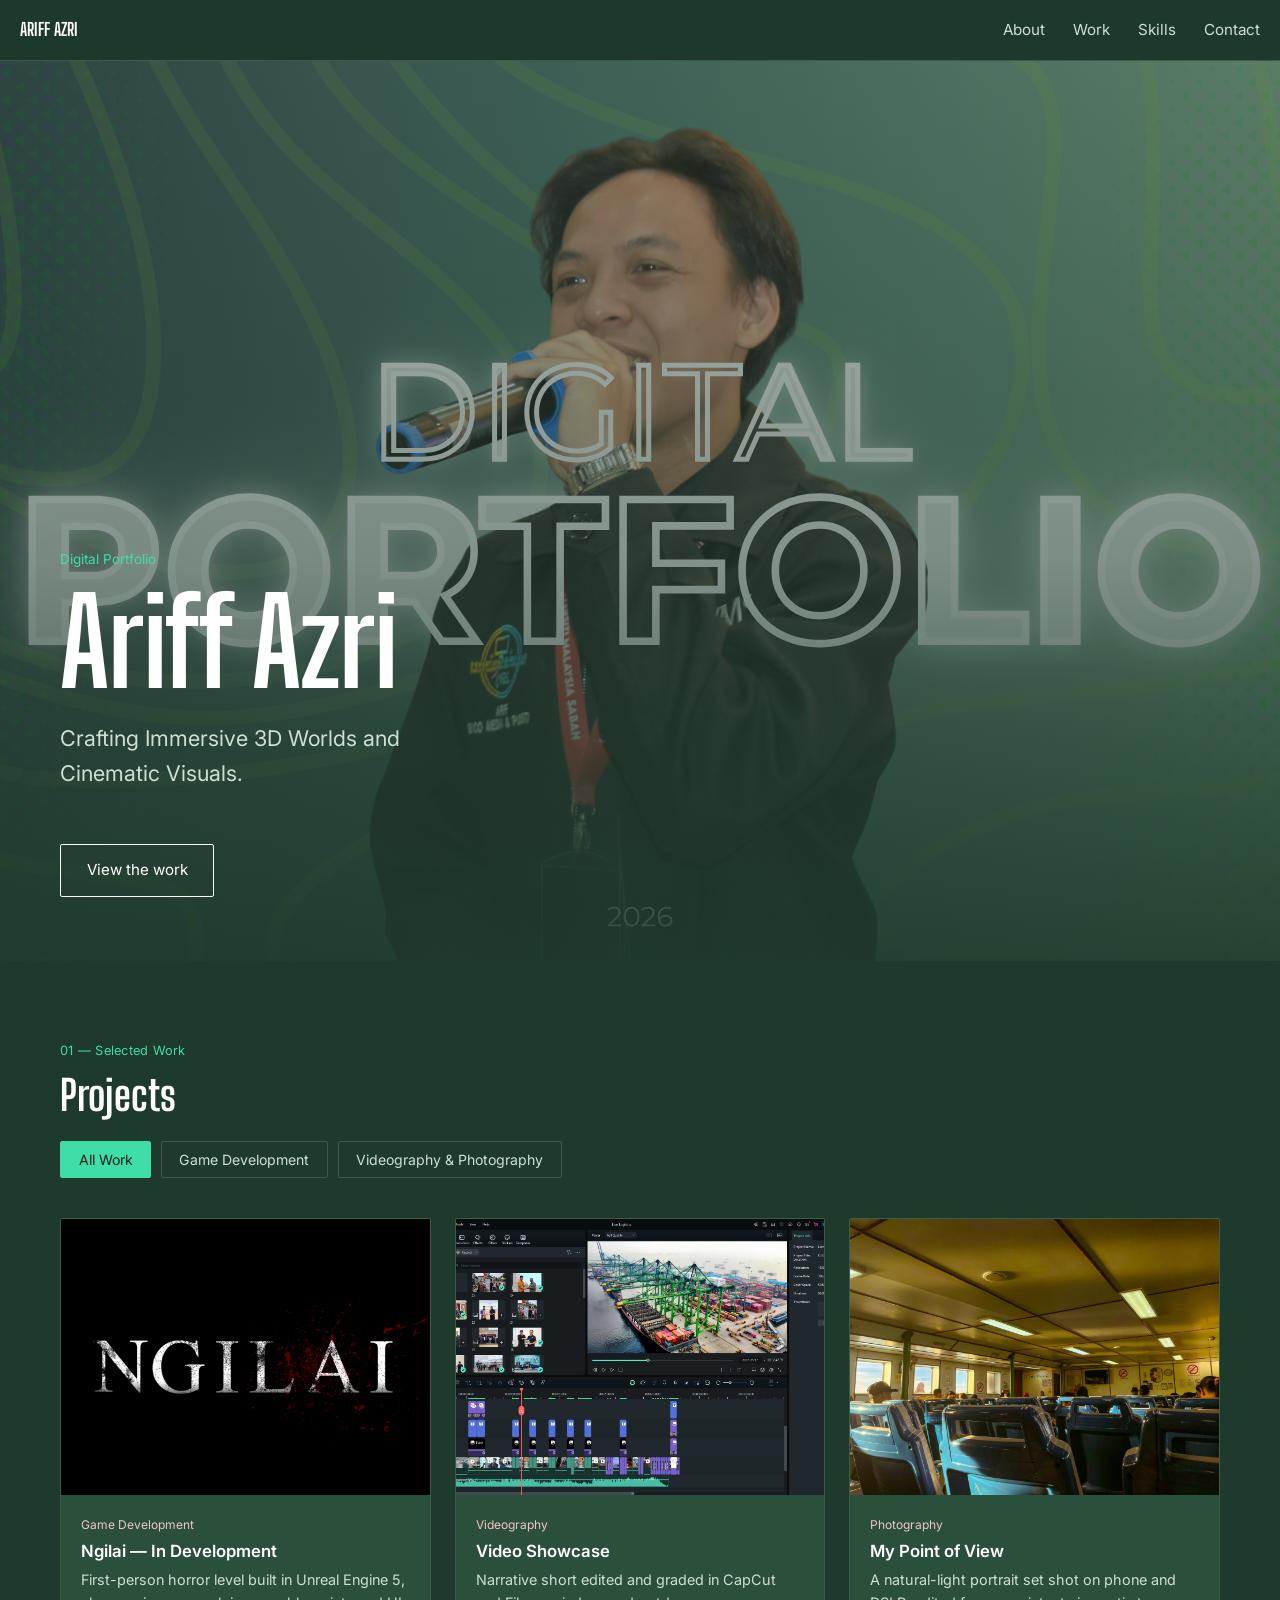
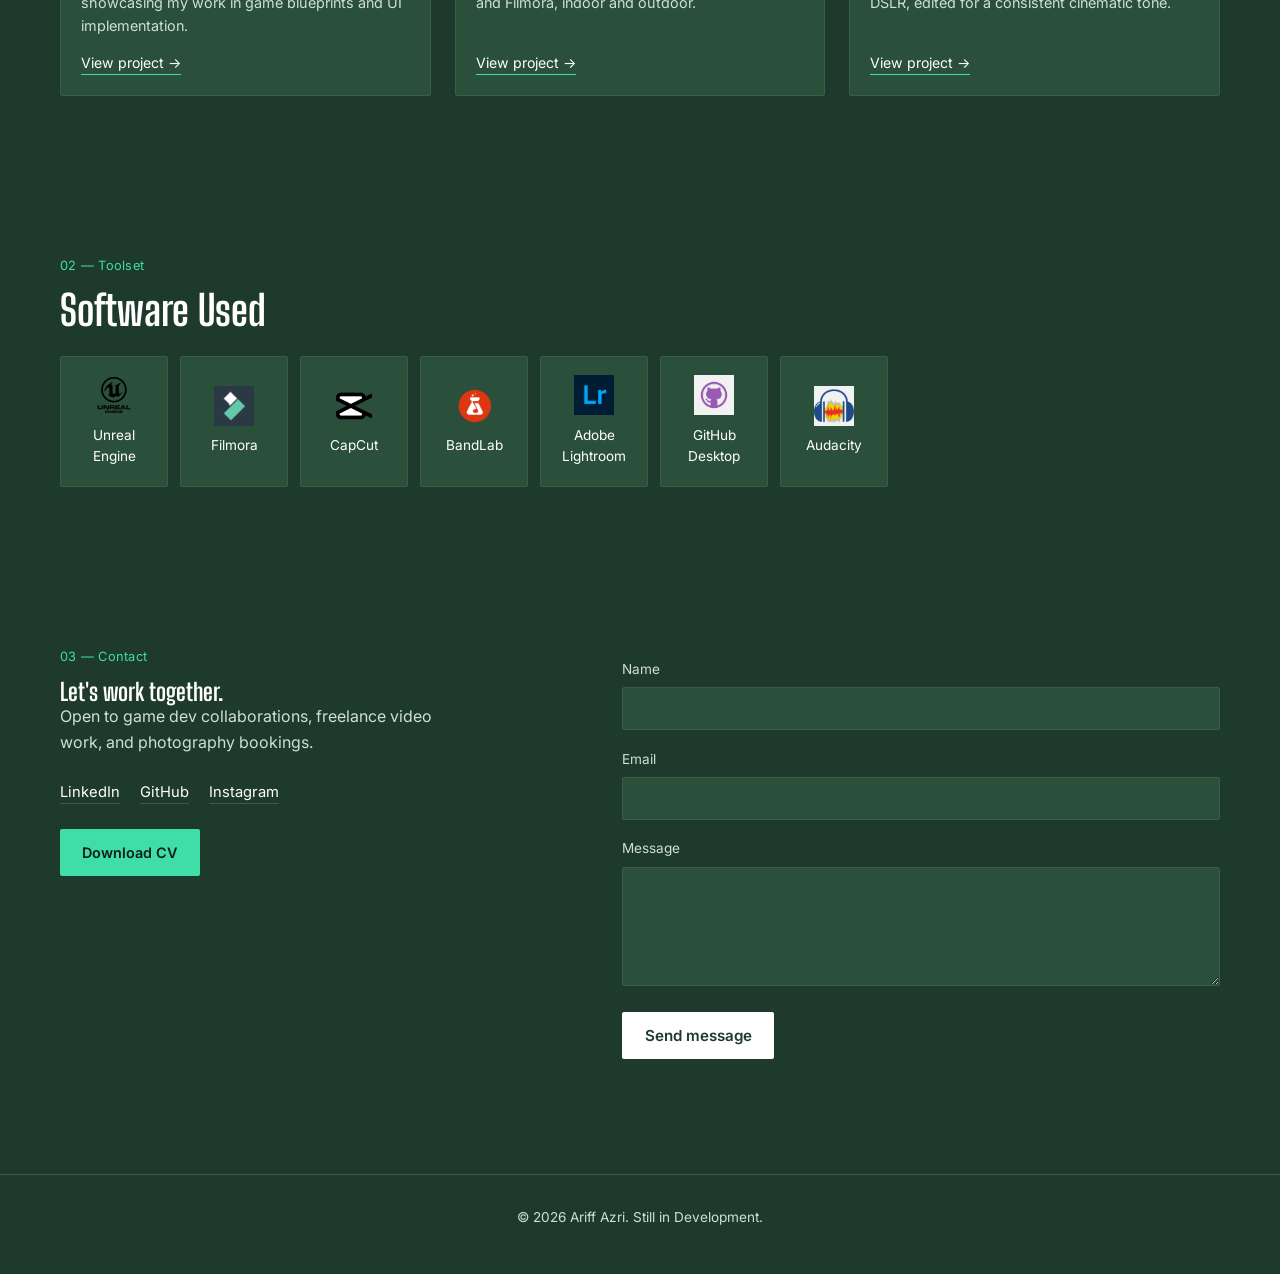
<file: index.html>
<!DOCTYPE html>
<html lang="en">
<head>
  <meta charset="UTF-8">
  <meta name="viewport" content="width=device-width, initial-scale=1.0">
  <title>Ariff Azri — Technical Game Developer & Visual Storyteller</title>
  <meta name="description" content="Portfolio of Ariff Azri — game development, videography and photography.">

  <!--
    ============================================================
    FONTS
    Display face: "Big Shoulders Display" — condensed, industrial,
    reads like film-poster type / lens markings. Used ONLY for
    the hero headline and section numerals.
    Body/UI face: "Inter" — neutral, highly legible at small sizes.
    ============================================================
  -->
  <link rel="preconnect" href="https://fonts.googleapis.com">
  <link rel="preconnect" href="https://fonts.gstatic.com" crossorigin>
  <link href="https://fonts.googleapis.com/css2?family=Big+Shoulders+Display:wght@600;700;800&family=Inter:wght@400;500;600&display=swap" rel="stylesheet">

  <link rel="stylesheet" href="styles.css">
</head>
<body>

  <!-- ============================================================
       SITE HEADER / NAV
       Sticky, minimal. Update the name text and links as needed.
       ============================================================ -->
  <header class="site-header" id="top">
    <a href="#top" class="site-header__mark">ARIFF AZRI</a>
    <button class="mobile-menu-toggle" aria-label="Toggle menu">☰</button>
    <nav class="site-header__nav" aria-label="Primary">
      <a href="about.html">About</a>
      <a href="work.html">Work</a>
      <a href="#skills">Skills</a>
      <a href="#contact">Contact</a>
    </nav>
  </header>

  <!-- ============================================================
       HERO
       Full-bleed still image with a dark gradient scrim so the
       headline stays readable over any photo.

       TO REPLACE THE IMAGE:
       - Swap the src below for your own photo or render. A wide,
         high-resolution shot (2000px+) works best since it fills
         the full viewport width.
       - No "loading=lazy" here on purpose — this image is the
         first thing visible on the page, so it should load
         immediately rather than being deferred.
       ============================================================ -->
  <section class="hero">
    <img class="hero__bg" src="images/Portfolio-Aripp.svg" alt="" aria-hidden="true">

    <div class="hero__scrim"></div>

    <div class="hero__content">
      <p class="hero__eyebrow">Digital Portfolio</p>
      <h1 class="hero__headline">Ariff Azri</h1>
      <p class="hero__tagline">Crafting Immersive 3D Worlds and Cinematic Visuals.</p>
      <a href="#work" class="hero__cta">View the work</a>
    </div>
  </section>

  <!-- ============================================================
       PORTFOLIO / WORK
       Filter buttons control which .project-card elements are
       visible via script.js (matches data-category to the active
       filter). Add new projects by duplicating the marked block
       below — no JS changes required.

       "View project" links point at work.html, deep-linking to the
       matching section there (#game-dev or #video-photo) so a
       visitor lands directly on that category instead of the top
       of the page. Keep each link's anchor matching its card's
       data-category.
       ============================================================ -->
  <section class="work" id="work">
    <div class="work__header">
      <span class="section-kicker">01 — Selected Work</span>
      <h2>Projects</h2>
    </div>

    <!-- Filter controls: data-filter values must match the
         data-category values used on each .project-card below. -->
    <div class="work__filters" role="group" aria-label="Filter projects by category">
      <button type="button" class="filter-btn is-active" data-filter="all">All Work</button>
      <button type="button" class="filter-btn" data-filter="game-dev">Game Development</button>
      <button type="button" class="filter-btn" data-filter="video-photo">Videography &amp; Photography</button>
    </div>

    <div class="work__grid" id="projectGrid">

      <!-- ==========================================================
           COPY THIS BLOCK TO ADD A NEW PROJECT
           1. Set data-category to "game-dev" or "video-photo"
              (this is what the filter buttons match against).
           2. Replace the image src, alt text, title, and blurb.
           3. Point the link at a live build, video, or case study.
           ========================================================== -->
      <article class="project-card" data-category="game-dev">
        <div class="project-card__media">
          <img src="images/2.png" alt="Screenshot of an original-horror Unreal Engine" loading="lazy">
        </div>
        <div class="project-card__body">
          <span class="project-card__tag">Game Development</span>
          <h3>Ngilai — In Development</h3>
          <p>First-person horror level built in Unreal Engine 5, showcasing my work in game blueprints and UI implementation.</p>
          <a href="work.html#game-dev" class="project-card__link">View project →</a>
        </div>
      </article>
      <!-- END COPY BLOCK -->

      <!-- Duplicate the block above for each additional project.
           Examples below show the pattern for both categories. -->

      <article class="project-card" data-category="video-photo">
        <div class="project-card__media">
          <img src="images/3.png" alt="Still frame from a colour-graded short film" loading="lazy">
        </div>
        <div class="project-card__body">
          <span class="project-card__tag">Videography</span>
          <h3>Video Showcase</h3>
          <p>Narrative short edited and graded in CapCut and Filmora, indoor and outdoor.</p>
          <a href="work.html#video-photo" class="project-card__link">View project →</a>
        </div>
      </article>

      <article class="project-card" data-category="video-photo">
        <div class="project-card__media">
          <img src="images/1.jpg" alt="Portrait photograph shot with natural light" loading="lazy">
        </div>
        <div class="project-card__body">
          <span class="project-card__tag">Photography</span>
          <h3>My Point of View</h3>
          <p>A natural-light portrait set shot on phone and DSLR, edited for a consistent cinematic tone.</p>
          <a href="work.html#video-photo" class="project-card__link">View project →</a>
        </div>
      </article>

    </div>

    <!-- Shown by script.js when a filter has zero matching cards -->
    <p class="work__empty" id="emptyState" hidden>No projects in this category yet.</p>
  </section>

  <!-- ============================================================
       SKILLS MATRIX
       Each tag shows a software logo stacked above its name.

       TO ADD/REPLACE A LOGO:
       1. Save the logo as a small square SVG or PNG (transparent
          background looks best), and keep them all in one folder
          (either assets/icons/ or images/ — just be consistent so
          nothing 404s).
          Suggested official sources:
            - Unreal Engine: unrealengine.com/branding
            - Filmora / CapCut: their respective press/brand kit pages
            - BandLab, Adobe Lightroom, GitHub Desktop, Audacity:
              each brand's own press/branding page
          Only use logos under a licence that permits this (most
          "as used" software logos are fine for a portfolio credit,
          but always check the brand's usage guidelines).
       2. Point the <img src="..."> at that file.
       3. Keep the visible text label — it doubles as the alt-text
          fallback and keeps the tag readable if an image is missing.
       ============================================================ -->
  <section class="skills" id="skills">
    <span class="section-kicker">02 — Toolset</span>
    <h2>Software Used</h2>

    <ul class="skills__list">
      <li class="skill-tag">
        <img class="skill-tag__icon" src="images/unreal-engine.png" alt="" loading="lazy">
        Unreal Engine
      </li>
      <li class="skill-tag">
        <img class="skill-tag__icon" src="images/filmora.png" alt="" loading="lazy">
        Filmora
      </li>
      <li class="skill-tag">
        <img class="skill-tag__icon" src="images/capcut.png" alt="" loading="lazy">
        CapCut
      </li>
      <li class="skill-tag">
        <img class="skill-tag__icon" src="images/bandlab.png" alt="" loading="lazy">
        BandLab
      </li>
      <li class="skill-tag">
        <img class="skill-tag__icon" src="images/adobe-lightroom.png" alt="" loading="lazy">
        Adobe Lightroom
      </li>
      <li class="skill-tag">
        <img class="skill-tag__icon" src="images/github-desktop.jpg" alt="" loading="lazy">
        GitHub Desktop
      </li>
      <li class="skill-tag">
        <img class="skill-tag__icon" src="images/audacity.png" alt="" loading="lazy">
        Audacity
      </li>
    </ul>
  </section>

  <!-- ============================================================
       CONTACT
       Front-end only — no backend wired up. The form currently
       shows a confirmation message via script.js. Point the
       action/method at a form service (Formspree, Netlify Forms,
       etc.) or your own endpoint when you're ready to go live.
       ============================================================ -->
  <section class="contact" id="contact">
    <div class="contact__inner">
      <div class="contact__intro">
        <span class="section-kicker">03 — Contact</span>
        <h2>Let's work together.</h2>
        <p>Open to game dev collaborations, freelance video work, and photography bookings.</p>

        <ul class="contact__links">
          <li><a href="https://LinkedIn.com" target="_blank" rel="noopener noreferrer">LinkedIn</a></li>
          <li><a href="https://github.com/" target="_blank" rel="noopener noreferrer">GitHub</a></li>
          <li><a href="https://github.com/" target="_blank" rel="noopener noreferrer">Instagram</a></li>
          <!-- Add further social links as extra <li> items -->
        </ul>

        <!-- Replace the href with the path to your actual CV file -->
        <a href="assets/cv.pdf" class="contact__cv" download>Download CV</a>
      </div>

      <form class="contact__form" id="contactForm" novalidate>
        <label for="name">Name</label>
        <input type="text" id="name" name="name" required>

        <label for="email">Email</label>
        <input type="email" id="email" name="email" required>

        <label for="message">Message</label>
        <textarea id="message" name="message" rows="5" required></textarea>

        <button type="submit">Send message</button>
        <p class="contact__form-status" id="formStatus" role="status" aria-live="polite"></p>
      </form>
    </div>
  </section>

  <footer class="site-footer">
    <p>&copy; <span id="year"></span> Ariff Azri. Still in Development.</p>
  </footer>

  <script src="script.js"></script>
</body>
</html>
</file>
<file: styles.css>
/* ================================================================
   DESIGN TOKENS
   Change values here to re-theme the entire site.
   ================================================================ */
:root {
  /* Colour — forest green base with a bright mint accent and the
     dusty pink from the original palette kept as a secondary
     highlight. Card/raised surfaces are a lighter green than the
     page background so they still read as "raised"; muted text
     stays a soft tint rather than solid white so it keeps a visual
     hierarchy against full-strength body text. */
  --color-bg:          #1e3a2c;   /* dark forest green, base background */
  --color-bg-raised:   #2a4f3b;   /* lighter than bg — cards, form fields */
  --color-bg-header:   rgba(30, 58, 44, 0.85);
  --color-border:      #3d5c48;
  --color-text:        #ffffff;   /* pure white, high contrast */
  --color-text-muted:  #cfe0d3;   /* soft green-tinted white, for hierarchy */
  --color-accent:      #3fdda8;   /* primary — links, active states, CTAs */
  --color-accent-dim:  #2a9873;
  --color-accent-2:    #efc7c2;   /* secondary — sparing highlight use */
  --color-on-accent:   #0d1f16;   /* dark text placed on top of accent fills */

  /* Type */
  --font-display: "Big Shoulders Display", sans-serif;
  --font-body:    "Inter", -apple-system, BlinkMacSystemFont, "Segoe UI", sans-serif;

  /* Layout */
  --max-width:    1200px;
  --gutter:       1.25rem;
  --radius:       2px;            /* minimal rounding — cinematic, not soft-SaaS */

  /* Motion */
  --ease: cubic-bezier(0.4, 0, 0.2, 1);

  /* Hero background image adjustment — tweak these two instead of
     editing the image file itself.
     --hero-bg-position: which part of the photo stays visible
       when it's cropped to fill the section. Any CSS background-
       position value works: "center", "center top", "30% 60%",
       "left center", etc.
     --hero-bg-zoom: 1 = no zoom. Above 1 zooms in (crops in
       tighter); values above ~1.3 start losing quality on
       lower-resolution photos. */
  --hero-bg-position: center center;
  --hero-bg-zoom: 1;
}

/* ================================================================
   RESET / BASE
   ================================================================ */
*, *::before, *::after { box-sizing: border-box; }

html {
  scroll-behavior: smooth;
}

@media (prefers-reduced-motion: reduce) {
  html { scroll-behavior: auto; }
  * { animation-duration: 0.01ms !important; transition-duration: 0.01ms !important; }
}

body {
  margin: 0;
  background: var(--color-bg);
  color: var(--color-text);
  font-family: var(--font-body);
  font-size: 16px;
  line-height: 1.6;
  -webkit-font-smoothing: antialiased;
}

img { max-width: 100%; display: block; }

a {
  color: inherit;
  text-decoration: none;
}

h1, h2, h3 {
  font-family: var(--font-display);
  font-weight: 700;
  line-height: 1.05;
  margin: 0;
}

p { margin: 0 0 1em; }

ul { list-style: none; margin: 0; padding: 0; }

button {
  font-family: inherit;
  cursor: pointer;
}

:focus-visible {
  outline: 2px solid var(--color-accent);
  outline-offset: 3px;
}

/* Shared section rhythm --------------------------------------- */
.section-kicker {
  display: block;
  font-size: 0.8rem;
  letter-spacing: 0.02em;
  color: var(--color-accent);
  margin-bottom: 0.75rem;
}

section > h2,
.work__header h2 {
  font-size: clamp(1.8rem, 4vw, 2.6rem);
  margin-bottom: 1.5rem;
}

/* ================================================================
   HEADER / NAV
   ================================================================ */
.site-header {
  position: sticky;
  top: 0;
  z-index: 50;
  display: flex;
  align-items: center;
  justify-content: space-between;
  padding: 1rem var(--gutter);
  background: var(--color-bg-header);
  backdrop-filter: blur(8px);
  border-bottom: 1px solid var(--color-border);
}

.site-header__mark {
  font-family: var(--font-display);
  font-weight: 700;
  font-size: 1.1rem;
}

.site-header__nav {
  display: none; /* revealed at tablet breakpoint below */
  gap: 1.75rem;
}

.site-header__nav a {
  font-size: 0.95rem;
  color: var(--color-text-muted);
  transition: color 0.2s var(--ease);
}

.site-header__nav a:hover { color: var(--color-text); }

@media (min-width: 640px) {
  .site-header__nav { display: flex; }
}

/* ================================================================
   HERO
   ================================================================ */
.hero {
  position: relative;
  min-height: 100svh;
  display: flex;
  align-items: flex-end;
  overflow: hidden;
}

.hero__bg {
  position: absolute;
  inset: 0;
  width: 100%;
  height: 100%;
  object-fit: cover;                       /* fills the section without distorting the photo */
  object-position: var(--hero-bg-position); /* which part of the photo is kept in frame */
  transform: scale(var(--hero-bg-zoom));    /* zoom in/out on the photo; .hero's overflow:hidden clips the excess */
  transform-origin: center;
  z-index: 0;
}

/* Gradient scrim keeps the headline legible over any photo */
.hero__scrim {
  position: absolute;
  inset: 0;
  z-index: 1;
  background:
    linear-gradient(180deg, rgba(30,58,44,0.35) 0%, rgba(30,58,44,0.55) 55%, rgba(30,58,44,0.92) 100%);
}

/* On phones and tall tablets, the section is much narrower/taller
   relative to the photo, so "cover" crops in tighter and can push
   a subject's face out of frame. Override the two variables here —
   independently of the desktop values above — to re-centre the
   crop for narrow screens. Adjust the percentages to match where
   the subject actually sits in your photo. */
@media (max-width: 700px) {
  :root {
    --hero-bg-position: center 15%;
    --hero-bg-zoom: 1;
  }
}

.hero__content {
  position: relative;
  z-index: 2;
  padding: 3rem var(--gutter) 4rem;
  max-width: var(--max-width);
  width: 100%;
  margin: 0 auto;
}

.hero__eyebrow {
  font-size: 0.85rem;
  color: var(--color-accent);
  margin-bottom: 0.5rem;
}

.hero__headline {
  font-size: clamp(3rem, 12vw, 7.5rem);
  letter-spacing: -0.01em;
}

.hero__tagline {
  font-size: clamp(1rem, 2.4vw, 1.35rem);
  color: var(--color-text-muted);
  max-width: 32ch;
  margin-top: 1rem;
}

.hero__cta {
  display: inline-block;
  margin-top: 2rem;
  padding: 0.85rem 1.6rem;
  border: 1px solid var(--color-text);
  border-radius: var(--radius);
  font-size: 0.95rem;
  transition: background 0.2s var(--ease), color 0.2s var(--ease), border-color 0.2s var(--ease);
}

.hero__cta:hover {
  background: var(--color-text);
  color: var(--color-bg);
}

/* ================================================================
   SHARED CONTAINER
   ================================================================ */
.about,
.work,
.skills,
.contact {
  max-width: var(--max-width);
  margin: 0 auto;
  padding: 5rem var(--gutter);
}

/* ================================================================
   ABOUT
   ================================================================ */
.about__inner {
  display: grid;
  gap: 2.5rem;
}

.about__copy p {
  color: var(--color-text-muted);
  max-width: 62ch;
}

.about__focus {
  display: grid;
  gap: 1.5rem;
}

.about__focus li {
  border-top: 1px solid var(--color-border);
  padding-top: 1rem;
}

.about__focus h3 {
  font-family: var(--font-body);
  font-weight: 600;
  font-size: 1rem;
  margin-bottom: 0.35rem;
}

.about__focus p {
  color: var(--color-text-muted);
  font-size: 0.92rem;
  margin: 0;
}

@media (min-width: 800px) {
  .about__inner {
    grid-template-columns: 1.4fr 1fr;
    gap: 4rem;
  }
}

/* ================================================================
   WORK / PORTFOLIO GRID
   ================================================================ */
.work__header { margin-bottom: 1.5rem; }

.work__filters {
  display: flex;
  flex-wrap: wrap;
  gap: 0.6rem;
  margin-bottom: 2.5rem;
}

.filter-btn {
  background: transparent;
  border: 1px solid var(--color-border);
  color: var(--color-text-muted);
  padding: 0.55rem 1.1rem;
  border-radius: var(--radius);
  font-size: 0.88rem;
  transition: border-color 0.2s var(--ease), color 0.2s var(--ease), background 0.2s var(--ease);
}

.filter-btn:hover {
  border-color: var(--color-text-muted);
  color: var(--color-text);
}

.filter-btn.is-active {
  background: var(--color-accent);
  border-color: var(--color-accent);
  color: var(--color-on-accent);
}

.work__grid {
  display: grid;
  gap: 1.5rem;
  grid-template-columns: 1fr;
}

@media (min-width: 640px) {
  .work__grid { grid-template-columns: repeat(2, 1fr); }
}

@media (min-width: 1000px) {
  .work__grid { grid-template-columns: repeat(3, 1fr); }
}

.project-card {
  background: var(--color-bg-raised);
  border: 1px solid var(--color-border);
  border-radius: var(--radius);
  overflow: hidden;
  display: flex;
  flex-direction: column;
}

/* JS toggles this class to hide non-matching cards on filter */
.project-card.is-hidden {
  display: none;
}

.project-card__media {
  aspect-ratio: 4 / 3;
  overflow: hidden;
  background: #000;
}

.project-card__media img {
  width: 100%;
  height: 100%;
  object-fit: cover;
  transition: transform 0.4s var(--ease);
}

.project-card:hover .project-card__media img {
  transform: scale(1.04);
}

.project-card__body {
  padding: 1.25rem;
  flex: 1;
  display: flex;
  flex-direction: column;
}

.project-card__tag {
  font-size: 0.75rem;
  color: var(--color-accent-2);
  margin-bottom: 0.5rem;
}

.project-card__body h3 {
  font-family: var(--font-body);
  font-weight: 600;
  font-size: 1.05rem;
  margin-bottom: 0.5rem;
}

.project-card__body p {
  color: var(--color-text-muted);
  font-size: 0.9rem;
  flex: 1;
}

.project-card__link {
  font-size: 0.88rem;
  color: var(--color-text);
  align-self: flex-start;
  border-bottom: 1px solid var(--color-accent);
}

.work__empty {
  color: var(--color-text-muted);
  padding: 2rem 0;
}

/* ================================================================
   SKILLS MATRIX
   ================================================================ */
.skills__list {
  display: flex;
  flex-wrap: wrap;
  gap: 0.75rem;
  margin-top: 1.5rem;
}

.skill-tag {
  display: inline-flex;
  flex-direction: column;   /* icon stacked above the name */
  align-items: center;
  justify-content: center;
  gap: 0.6rem;
  width: 108px;             /* fixed width keeps the row of tags aligned */
  padding: 1.1rem 0.75rem;
  border: 1px solid var(--color-border);
  border-radius: var(--radius);
  font-size: 0.85rem;
  text-align: center;
  color: var(--color-text);
  background: var(--color-bg-raised);
}

.skill-tag__icon {
  width: 40px;
  height: 40px;
  object-fit: contain;
  flex-shrink: 0;
}

/* ================================================================
   CONTACT
   ================================================================ */
.contact__inner {
  display: grid;
  gap: 2.5rem;
}

.contact__intro p {
  color: var(--color-text-muted);
  max-width: 40ch;
}

.contact__links {
  display: flex;
  gap: 1.25rem;
  margin: 1.5rem 0;
}

.contact__links a {
  font-size: 0.92rem;
  border-bottom: 1px solid var(--color-border);
  padding-bottom: 2px;
  transition: border-color 0.2s var(--ease);
}

.contact__links a:hover { border-color: var(--color-text); }

.contact__cv {
  display: inline-block;
  padding: 0.75rem 1.4rem;
  background: var(--color-accent);
  color: var(--color-on-accent);
  border-radius: var(--radius);
  font-size: 0.9rem;
  font-weight: 600;
}

.contact__form {
  display: flex;
  flex-direction: column;
  gap: 0.4rem;
}

.contact__form label {
  font-size: 0.85rem;
  color: var(--color-text-muted);
  margin-top: 0.75rem;
}

.contact__form input,
.contact__form textarea {
  background: var(--color-bg-raised);
  border: 1px solid var(--color-border);
  border-radius: var(--radius);
  color: var(--color-text);
  padding: 0.7rem 0.85rem;
  font-family: inherit;
  font-size: 0.95rem;
  resize: vertical;
}

.contact__form input:focus,
.contact__form textarea:focus {
  border-color: var(--color-accent);
}

.contact__form button {
  margin-top: 1.25rem;
  padding: 0.85rem 1.4rem;
  background: var(--color-text);
  color: var(--color-bg);
  border: none;
  border-radius: var(--radius);
  font-size: 0.95rem;
  font-weight: 600;
  align-self: flex-start;
  transition: opacity 0.2s var(--ease);
}

.contact__form button:hover { opacity: 0.85; }

.contact__form-status {
  font-size: 0.88rem;
  color: var(--color-accent);
  min-height: 1.2em;
  margin: 0.75rem 0 0;
}

@media (min-width: 800px) {
  .contact__inner {
    grid-template-columns: 1fr 1.2fr;
    gap: 4rem;
  }
}

/* ================================================================
   FOOTER
   ================================================================ */
.site-footer {
  text-align: center;
  padding: 2rem var(--gutter);
  border-top: 1px solid var(--color-border);
  color: var(--color-text-muted);
  font-size: 0.85rem;
}

/* ================================================================
   ABOUT & WORK PAGES ONLY
   Everything below is used exclusively by about.html and work.html.
   Nothing here touches homepage (index.html) styling — it's kept
   separate so the two systems don't interfere with each other.
   ================================================================ */

/* Full-bleed banner behind the page title on a subpage — same
   background-image + scrim pattern as the homepage hero, just
   shorter. The image is purely decorative until a real one is
   added, so it's positioned absolute behind everything else. */
.page-hero {
  position: relative;
  overflow: hidden;
  border-bottom: 1px solid var(--color-border);
}

.page-hero__bg {
  position: absolute;
  inset: 0;
  width: 100%;
  height: 100%;
  object-fit: cover;
  z-index: 0;
}

.page-hero__scrim {
  position: absolute;
  inset: 0;
  z-index: 1;
  background: rgba(30, 58, 44, 0.82);
}

.page-hero__inner {
  position: relative;
  z-index: 2;
  max-width: var(--max-width);
  margin: 0 auto;
  padding: 3rem var(--gutter) 2.5rem;
  display: grid;
  gap: 2rem;
  align-items: center;
}

/* Portrait column only exists on pages that include it (about.html);
   on pages without a .page-hero__portrait this simply has one column. */
@media (min-width: 800px) {
  .page-hero__inner:has(.page-hero__portrait) {
    grid-template-columns: 1.4fr 1fr;
  }
}

.page-hero__back {
  display: inline-block;
  font-size: 0.85rem;
  color: var(--color-text-muted);
  margin-bottom: 1.5rem;
  transition: color 0.2s var(--ease);
}

.page-hero__back:hover { color: var(--color-accent); }

.page-hero h1 {
  font-family: var(--font-display);
  font-size: clamp(2.2rem, 6vw, 4rem);
}

.page-hero__text p {
  color: var(--color-text-muted);
  max-width: 60ch;
  margin-top: 0.75rem;
}

/* Formal portrait shown beside the About Me heading */
.page-hero__portrait img {
  width: 100%;
  aspect-ratio: 3 / 4;
  object-fit: cover;
  border-radius: var(--radius);
  border: 1px solid var(--color-border);
}

/* Shared wrapper for subpage content sections, matching the
   homepage's section padding/width rhythm. */
.page-section {
  max-width: var(--max-width);
  margin: 0 auto;
  padding: 4rem var(--gutter);
}

.page-section__lede {
  color: var(--color-text-muted);
  max-width: 62ch;
}

.page-section + .page-section {
  border-top: 1px solid var(--color-border);
}

/* ----------------------------------------------------------------
   ABOUT PAGE: Background/bio split — image on the left, copy on
   the right (desktop). Stacks image-above-text on mobile since
   that's the natural document order below.
---------------------------------------------------------------- */
.about-split {
  display: grid;
  gap: 2rem;
}

.about-split__media img {
  width: 100%;
  aspect-ratio: 4 / 3;
  object-fit: cover;
  border-radius: var(--radius);
  border: 1px solid var(--color-border);
}

@media (min-width: 800px) {
  .about-split {
    grid-template-columns: 1fr 1.3fr;
    align-items: center;
  }
}

/* ----------------------------------------------------------------
   ABOUT PAGE: education list
---------------------------------------------------------------- */
.edu-list {
  display: grid;
  gap: 1.5rem;
  margin-top: 1.5rem;
}

.edu-item {
  border-left: 2px solid var(--color-accent);
  padding-left: 1.25rem;
}

.edu-item__meta {
  font-size: 0.8rem;
  color: var(--color-accent-2);
  margin-bottom: 0.3rem;
}

.edu-item h3 {
  font-family: var(--font-body);
  font-weight: 600;
  font-size: 1.05rem;
  margin-bottom: 0.3rem;
}

/* University/institution name — set apart from the field of study
   above it and the description below it */
.edu-item__university {
  color: var(--color-accent);
  font-weight: 600;
  font-size: 0.9rem;
  margin-bottom: 0.4rem;
}

.edu-item p {
  color: var(--color-text-muted);
  font-size: 0.92rem;
  margin: 0;
}

/* ----------------------------------------------------------------
   ABOUT PAGE: involvement / events grid
   (e.g. programmes, workshops, competitions attended)
   Media/body split, same pattern as .project-card, so a photo
   sits above each event's title.
---------------------------------------------------------------- */
.involvement-grid {
  display: grid;
  gap: 1.25rem;
  margin-top: 1.5rem;
  grid-template-columns: 1fr;
}

@media (min-width: 640px) {
  .involvement-grid { grid-template-columns: repeat(2, 1fr); }
}

.involvement-card {
  background: var(--color-bg-raised);
  border: 1px solid var(--color-border);
  border-radius: var(--radius);
  overflow: hidden;
}

.involvement-card__media {
  aspect-ratio: 16 / 9;
  overflow: hidden;
  background: #000;
}

.involvement-card__media img {
  width: 100%;
  height: 100%;
  object-fit: cover;
}

.involvement-card__body {
  padding: 1.25rem;
}

.involvement-card__meta {
  font-size: 0.8rem;
  color: var(--color-accent);
  margin-bottom: 0.4rem;
}

.involvement-card h3 {
  font-family: var(--font-body);
  font-weight: 600;
  font-size: 1rem;
  margin-bottom: 0.4rem;
}

.involvement-card p {
  color: var(--color-text-muted);
  font-size: 0.9rem;
  margin: 0;
}

/* ----------------------------------------------------------------
   WORK PAGE: category sections
   Reuses .work__grid / .project-card from the homepage so cards
   look identical in both places — only this wrapper is new.
---------------------------------------------------------------- */
.work-category {
  scroll-margin-top: 5.5rem; /* keeps the sticky header from covering the anchor target */
}

.work-category__header {
  margin-bottom: 1.5rem;
}

.work-category__header h2 {
  font-size: clamp(1.6rem, 4vw, 2.2rem);
}

/* ----------------------------------------------------------------
   WORK PAGE: per-project-card slideshow
   Sits inside .project-card__media — reuses that element's
   aspect-ratio/overflow/background, this just adds the slider
   mechanics on top. Controlled by initCardSlideshows() in
   script.js, which sets up every .card-slideshow on the page
   independently.
---------------------------------------------------------------- */
.card-slideshow {
  position: relative;
}

.card-slideshow__track {
  display: flex;
  height: 100%;
  /* script.js sets this via inline transform to move between slides */
  transition: transform 0.4s var(--ease);
}

.card-slideshow__slide {
  flex: 0 0 100%;
  width: 100%;
  height: 100%;
  object-fit: cover;
}

/* Smaller than the homepage nav buttons — these sit inside a
   compact card rather than a full-width banner. */
.card-slideshow__nav {
  position: absolute;
  top: 50%;
  transform: translateY(-50%);
  width: 1.9rem;
  height: 1.9rem;
  border: none;
  border-radius: 50%;
  background: rgba(22, 17, 26, 0.55);
  color: var(--color-text);
  font-size: 1.1rem;
  line-height: 1;
  display: flex;
  align-items: center;
  justify-content: center;
  opacity: 0;
  transition: background 0.2s var(--ease), opacity 0.2s var(--ease);
}

/* Arrows stay hidden until the card is hovered/focused, so a grid
   full of cards doesn't look cluttered with controls all at once. */
.project-card:hover .card-slideshow__nav,
.project-card:focus-within .card-slideshow__nav {
  opacity: 1;
}

.card-slideshow__nav:hover { background: rgba(22, 17, 26, 0.8); }
.card-slideshow__nav--prev { left: 0.5rem; }
.card-slideshow__nav--next { right: 0.5rem; }

.card-slideshow__dots {
  position: absolute;
  bottom: 0.6rem;
  left: 50%;
  transform: translateX(-50%);
  display: flex;
  gap: 0.4rem;
}

.card-slideshow__dot {
  width: 6px;
  height: 6px;
  padding: 0;
  border: none;
  border-radius: 50%;
  background: rgba(255, 255, 255, 0.45);
  transition: background 0.2s var(--ease);
}

.card-slideshow__dot.is-active {
  background: var(--color-accent);
}

/* A card with only one slide gets no controls at all — script.js
   adds this class in that case so nothing empty is left showing. */
.card-slideshow.has-single-slide .card-slideshow__nav,
.card-slideshow.has-single-slide .card-slideshow__dots {
  display: none;
}

/* ================================================================
   MOBILE MENU SETTINGS
   ================================================================ */
.mobile-menu-toggle {
  display: none;
  background: none;
  border: none;
  color: var(--color-text);
  font-size: 1.5rem;
  cursor: pointer;
  padding: 0;
}

@media (max-width: 639px) {
  .mobile-menu-toggle {
    display: block;
  }

  .site-header__nav {
    display: flex; /* Changed from none */
    position: absolute;
    top: 100%;
    left: 0;
    width: 100%;
    background: var(--color-bg-header);
    padding: 1.5rem var(--gutter);
    flex-direction: column;
    border-bottom: 1px solid var(--color-border);
    backdrop-filter: blur(8px);

    /* Animation setup */
    opacity: 0;
    visibility: hidden;
    transform: translateY(-15px); /* Starts slightly shifted up */
    transition: opacity 0.3s var(--ease), transform 0.3s var(--ease), visibility 0.3s;
  }

  .site-header__nav.is-open {
    opacity: 1;
    visibility: visible;
    transform: translateY(0); /* Slides into final place */
  }
}
</file>
